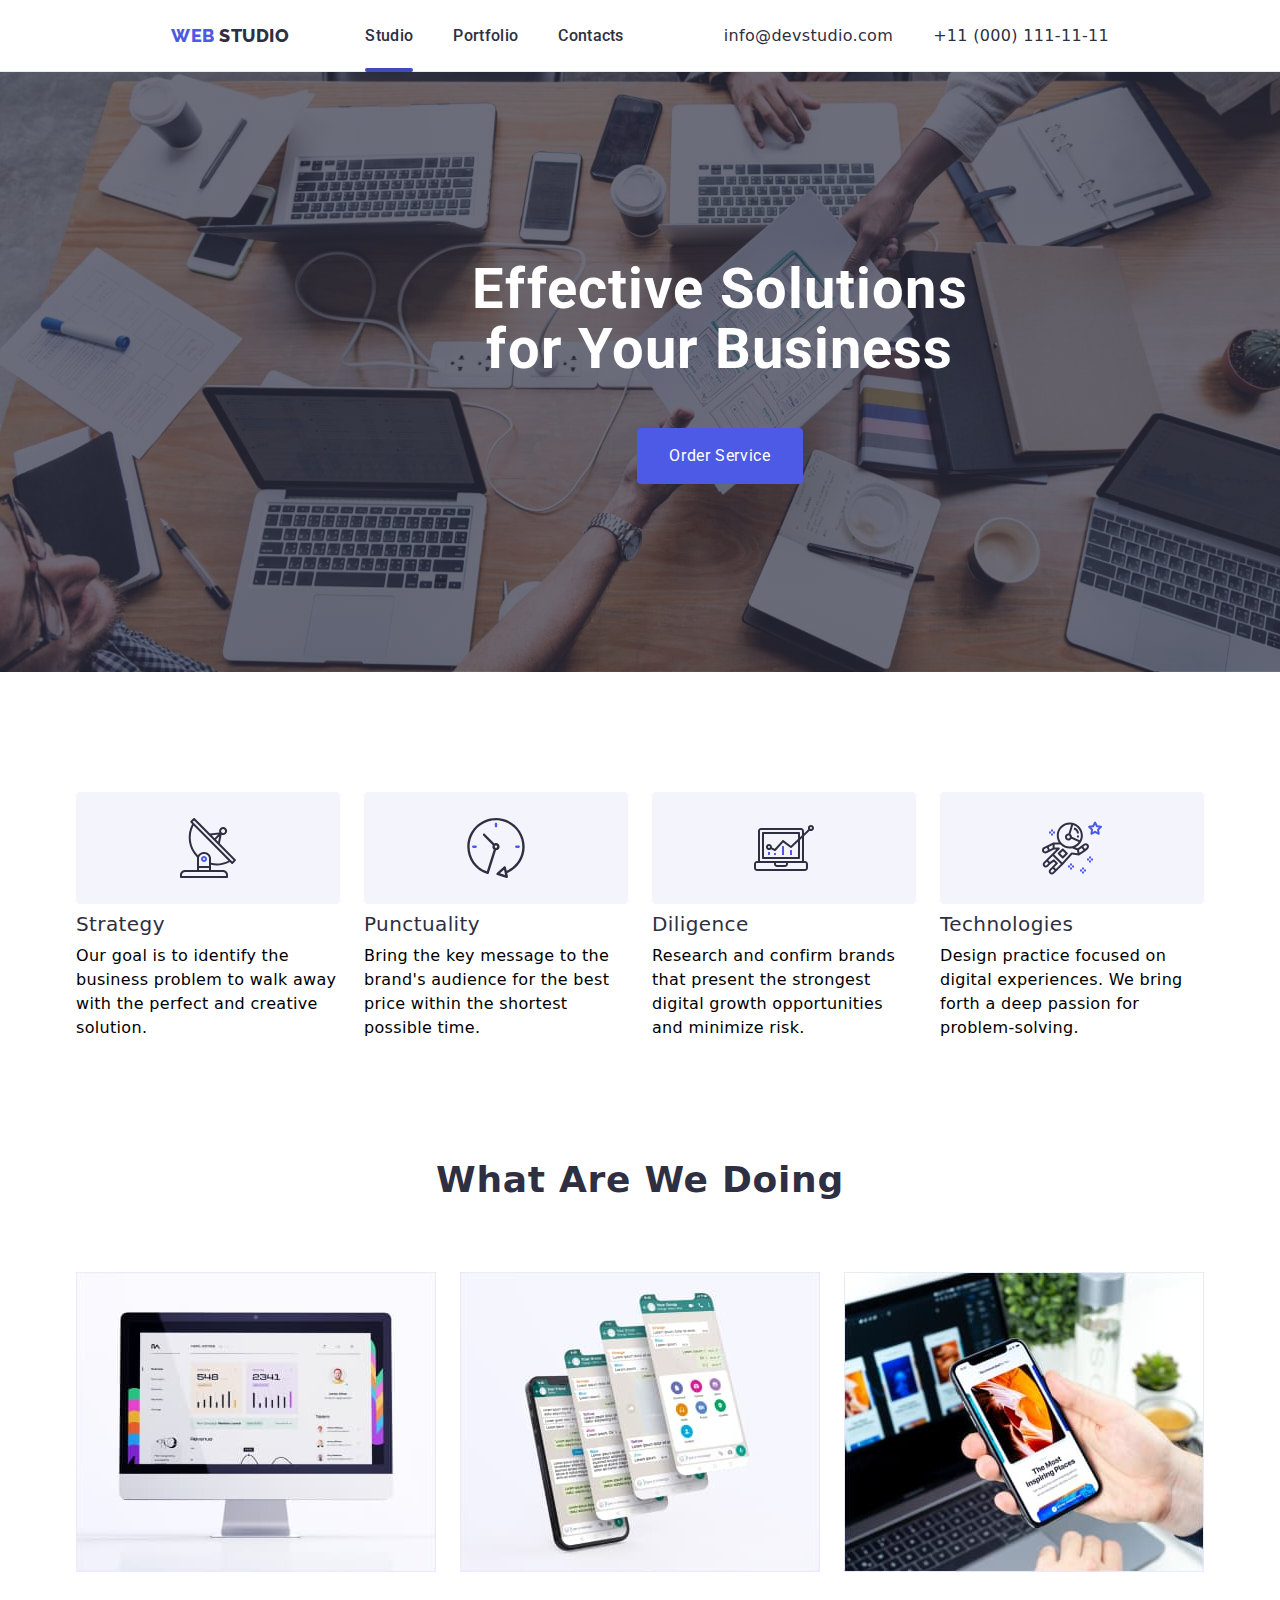
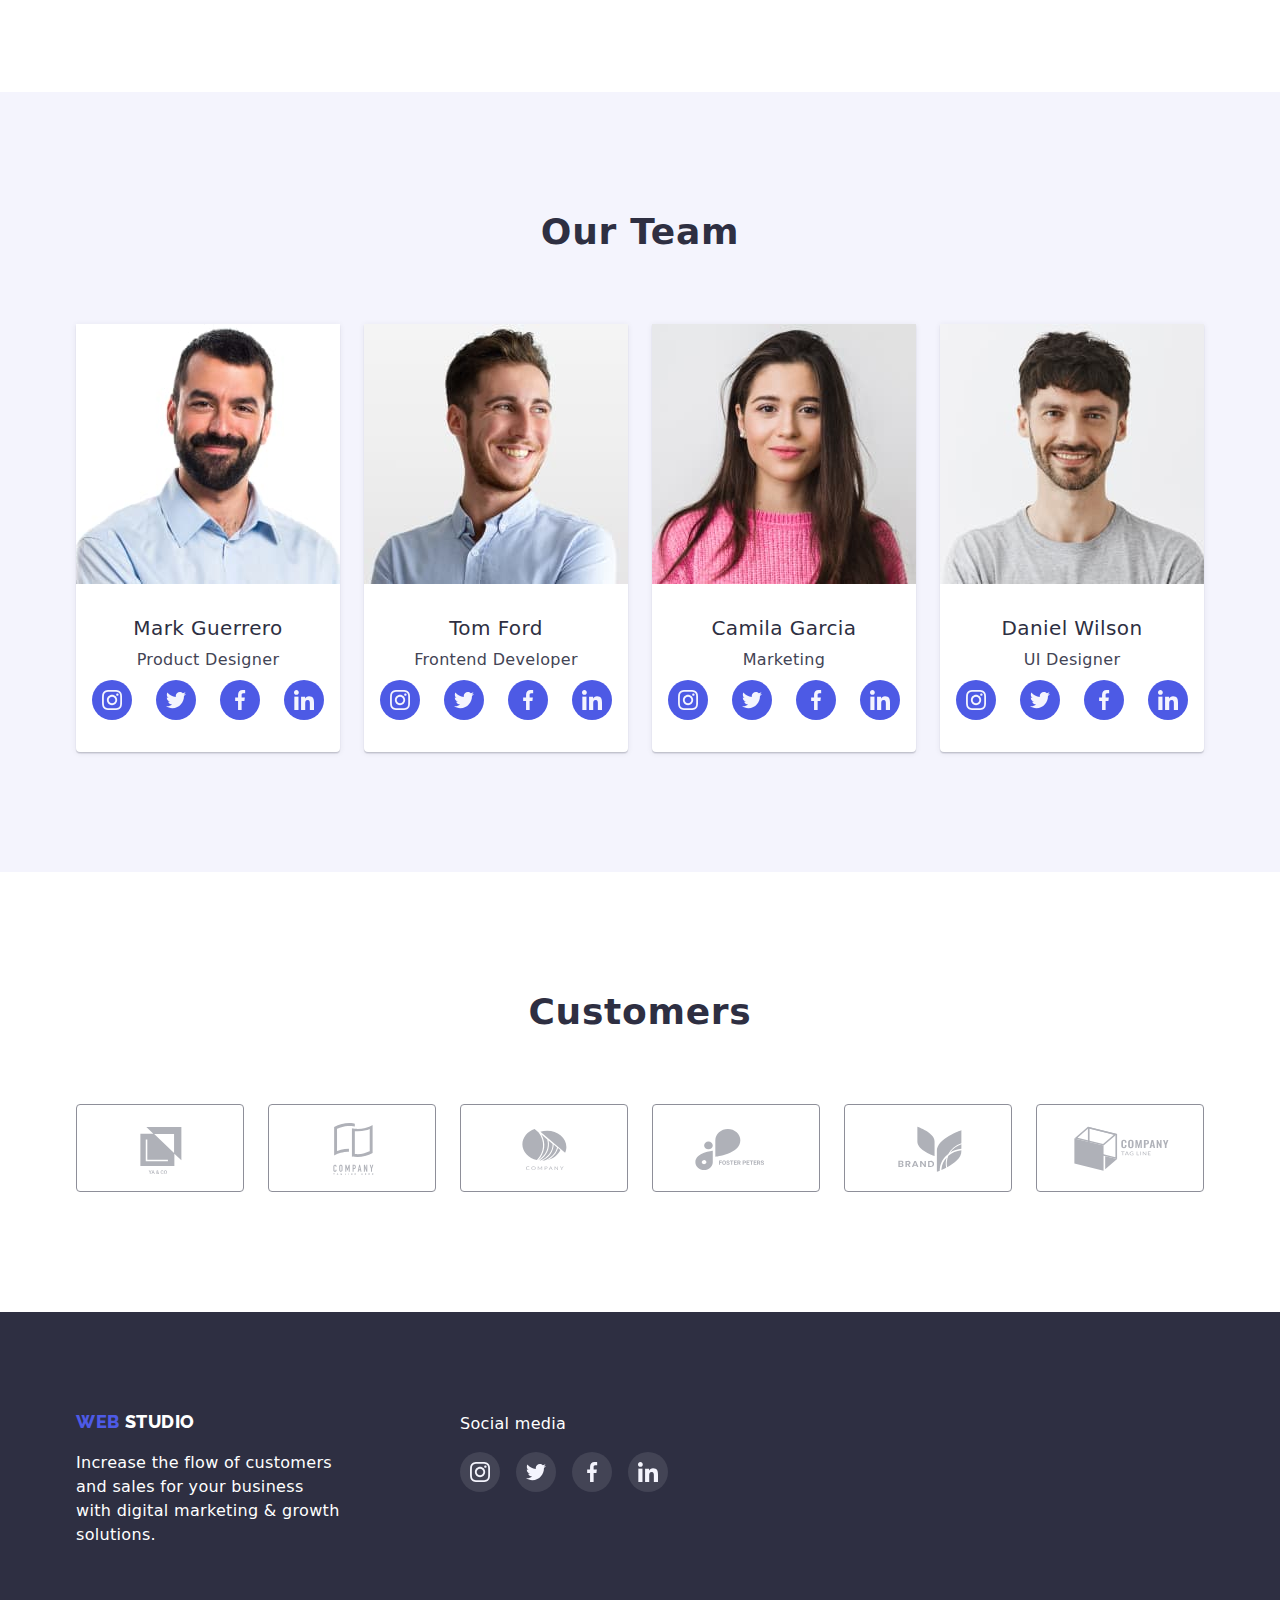
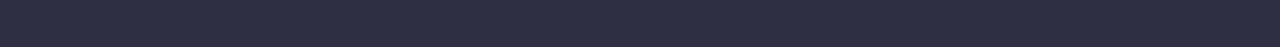
<file: index.html>
<!DOCTYPE html>
<html lang="en">
  <head>
    <meta charset="UTF-8" />
    <meta http-equiv="X-UA-Compatible" content="IE=edge" />
    <meta name="viewport" content="width=device-width, initial-scale=1.0" />
    <title>homework</title>
    <link rel="preconnect" href="https://fonts.googleapis.com" />
    <link rel="preconnect" href="https://fonts.gstatic.com" crossorigin />
    <link
      href="https://fonts.googleapis.com/css2?family=Raleway:wght@700&family=Roboto:wght@400;500;700;900&display=swap"
      rel="stylesheet"
    />
    <link
      rel="stylesheet"
      href="https://cdn.jsdelivr.net/npm/modern-normalize@1.1.0/modern-normalize.min.css"
    />
    <link rel="stylesheet" href="./css/styles.css" />
  </head>
  <body>
    <!-- header -->
    <header class="header">
      <div class="container page-header-container">
        <nav class="page-nav">
          <a class="logotype link web" href="./index.html"
            >WEB <span class="theme-light logo">STUDIO</span></a
          >

          <ul class="menu list">
            <li class="menu-item">
              <a class="menu-link link current" href="./index.html">Studio</a>
            </li>
            <li class="menu-item">
              <a class="menu-link link" href="./portfolio.html">Portfolio</a>
            </li>
            <li class="menu-item">
              <a class="menu-link link" href="">Contacts</a>
            </li>
          </ul>
        </nav>
        <address>
          <ul class="list address">
            <li>
              <a class="contact-link link" href="mailto:info@devstudio.com"
                >info@devstudio.com</a
              >
            </li>
            <li>
              <a class="contact-link link" href="tel:+110001111111"
                >+11 (000) 111-11-11</a
              >
            </li>
          </ul>
        </address>
      </div>
    </header>
    <!-- main content -->
    <main>
      <!-- Hero -->
      <section class="hero">
        <div class="container hero-container">
          <h1 class="title-hero theme-dark">
            Effective Solutions for Your Business
          </h1>
          <button
            class="modal-btn button btn-hero"
            type="button"
            data-modal-open
          >
            Order Service
          </button>
        </div>
      </section>
      <!-- Section 1 -->
      <section class="section">
        <div class="container">
          <h2 hidden>advantages</h2>
          <ul class="list advantages-list">
            <li>
              <div class="advantage">
                <div class="element">
                  <svg class="advantages-list-icon" width="60" height="64">
                    <use href="./images/symbol-defs1.svg#icon-antenna"></use>
                  </svg>
                </div>
                <h3 class="title-h3 advantages-h3">Strategy</h3>
                <p class="text advantages-text">
                  Our goal is to identify the business problem to walk away with
                  the perfect and creative solution.
                </p>
              </div>
            </li>
            <li>
              <div class="advantage">
                <div class="element">
                  <svg class="advantages-list-icon" width="60" height="64">
                    <use href="./images/symbol-defs1.svg#icon-clock"></use>
                  </svg>
                </div>

                <h3 class="title-h3 advantages-h3">Punctuality</h3>
                <p class="text advantages-text">
                  Bring the key message to the brand's audience for the best
                  price within the shortest possible time.
                </p>
              </div>
            </li>
            <li>
              <div class="advantage">
                <div class="element">
                  <svg class="advantages-list-icon" width="60" height="64">
                    <use href="./images/symbol-defs1.svg#icon-diagram"></use>
                  </svg>
                </div>
                <h3 class="title-h3 advantages-h3">Diligence</h3>
                <p class="text advantages-text">
                  Research and confirm brands that present the strongest digital
                  growth opportunities and minimize risk.
                </p>
              </div>
            </li>
            <li>
              <div class="advantage">
                <div class="element">
                  <svg class="advantages-list-icon" width="60" height="64">
                    <use href="./images/symbol-defs1.svg#icon-astronaut"></use>
                  </svg>
                </div>
                <h3 class="title-h3 advantages-h3">Technologies</h3>
                <p class="text advantages-text">
                  Design practice focused on digital experiences. We bring forth
                  a deep passion for problem-solving.
                </p>
              </div>
            </li>
          </ul>
        </div>
      </section>
      <!-- Section 2 -->
      <section class="work">
        <div class="container">
          <h2 class="title-h2">What are we doing</h2>
          <ul class="list list-work">
            <li class="work-item">
              <img
                src="./images/rectangle71.jpg"
                alt="projects"
                width="360"
                height="300"
              />
            </li>
            <li class="work-item">
              <img
                src="./images/rectangle71(1).jpg"
                alt="projects"
                width="360"
                height="300"
              />
            </li>
            <li class="work-item">
              <img
                src="./images/rectangle71(2).jpg"
                alt="projects"
                width="360"
                height="300"
              />
            </li>
          </ul>
        </div>
      </section>
      <!-- Section 3 -->
      <section class="section team">
        <div class="container">
          <h2 class="title-h2">Our Team</h2>
          <ul class="list our-team-item">
            <li class="team-item">
              <img
                src="./images/img(2).jpg"
                alt="projects"
                class="team-img"
                width="264"
                height="260"
              />
              <div class="team-content">
                <h3 class="title-h3">Mark Guerrero</h3>
                <p class="text text-card">Product Designer</p>
                <ul class="list social-list">
                  <li class="social-list-item">
                    <a
                      class="social-link-list"
                      href=""
                      aria-label="link for instagram"
                      rel="noopener noreferer"
                      target="_blank"
                    >
                      <svg class="social-list-icon" width="20" height="20">
                        <use
                          href="./images/symbol-defs.svg#icon-instagram"
                        ></use>
                      </svg>
                    </a>
                  </li>
                  <li class="social-list-item">
                    <a
                      class="social-link-list"
                      href=""
                      aria-label="link for twitter"
                      rel="noopener noreferer"
                      target="_blank"
                    >
                      <svg class="social-list-icon" width="20" height="20">
                        <use href="./images/symbol-defs.svg#icon-twitter"></use>
                      </svg>
                    </a>
                  </li>
                  <li class="social-list-item">
                    <a
                      class="social-link-list"
                      href=""
                      aria-label="link for facebook"
                      rel="noopener noreferer"
                      target="_blank"
                    >
                      <svg class="social-list-icon" width="20" height="20">
                        <use
                          href="./images/symbol-defs.svg#icon-facebook"
                        ></use>
                      </svg>
                    </a>
                  </li>
                  <li class="social-list-item">
                    <a
                      class="social-link-list"
                      href=""
                      aria-label="link for linkedin"
                      rel="noopener noreferer"
                      target="_blank"
                    >
                      <svg class="social-list-icon" width="20" height="20">
                        <use
                          href="./images/symbol-defs.svg#icon-linkedin"
                        ></use>
                      </svg>
                    </a>
                  </li>
                </ul>
              </div>
            </li>
            <li class="team-item">
              <img
                src="./images/img(1).jpg"
                alt="projects"
                class="team-img"
                width="264"
                height="260"
              />
              <div class="team-content">
                <h3 class="title-h3">Tom Ford</h3>
                <p class="text text-card">Frontend Developer</p>
                <ul class="list social-list">
                  <li class="social-list-item">
                    <a
                      class="social-link-list"
                      href=""
                      aria-label="link for instagram"
                      rel="noopener noreferer"
                      target="_blank"
                    >
                      <svg class="social-list-icon" width="20" height="20">
                        <use
                          href="./images/symbol-defs.svg#icon-instagram"
                        ></use>
                      </svg>
                    </a>
                  </li>
                  <li class="social-list-item">
                    <a
                      class="social-link-list"
                      href=""
                      aria-label="link for twitter"
                      rel="noopener noreferer"
                      target="_blank"
                    >
                      <svg class="social-list-icon" width="20" height="20">
                        <use href="./images/symbol-defs.svg#icon-twitter"></use>
                      </svg>
                    </a>
                  </li>
                  <li class="social-list-item">
                    <a
                      class="social-link-list"
                      href=""
                      aria-label="link for facebook"
                      rel="noopener noreferer"
                      target="_blank"
                    >
                      <svg class="social-list-icon" width="20" height="20">
                        <use
                          href="./images/symbol-defs.svg#icon-facebook"
                        ></use>
                      </svg>
                    </a>
                  </li>
                  <li class="social-list-item">
                    <a
                      class="social-link-list"
                      href=""
                      aria-label="link for linkedin"
                      rel="noopener noreferer"
                      target="_blank"
                    >
                      <svg class="social-list-icon" width="20" height="20">
                        <use
                          href="./images/symbol-defs.svg#icon-linkedin"
                        ></use>
                      </svg>
                    </a>
                  </li>
                </ul>
              </div>
            </li>
            <li class="team-item">
              <img
                src="./images/img(3).jpg"
                alt="projects"
                class="team-img"
                width="264"
                height="260"
              />
              <div class="team-content">
                <h3 class="title-h3">Camila Garcia</h3>
                <p class="text text-card">Marketing</p>
                <ul class="list social-list">
                  <li class="social-list-item">
                    <a
                      class="social-link-list"
                      href=""
                      aria-label="link for instagram"
                      rel="noopener noreferer"
                      target="_blank"
                    >
                      <svg class="social-list-icon" width="20" height="20">
                        <use
                          href="./images/symbol-defs.svg#icon-instagram"
                        ></use>
                      </svg>
                    </a>
                  </li>
                  <li class="social-list-item">
                    <a
                      class="social-link-list"
                      href=""
                      aria-label="link for twitter"
                      rel="noopener noreferer"
                      target="_blank"
                    >
                      <svg class="social-list-icon" width="20" height="20">
                        <use href="./images/symbol-defs.svg#icon-twitter"></use>
                      </svg>
                    </a>
                  </li>
                  <li class="social-list-item">
                    <a
                      class="social-link-list"
                      href=""
                      aria-label="link for facebook"
                      rel="noopener noreferer"
                      target="_blank"
                    >
                      <svg class="social-list-icon" width="20" height="20">
                        <use
                          href="./images/symbol-defs.svg#icon-facebook"
                        ></use>
                      </svg>
                    </a>
                  </li>
                  <li class="social-list-item">
                    <a
                      class="social-link-list"
                      href=""
                      aria-label="link for linkedin"
                      rel="noopener noreferer"
                      target="_blank"
                    >
                      <svg class="social-list-icon" width="20" height="20">
                        <use
                          href="./images/symbol-defs.svg#icon-linkedin"
                        ></use>
                      </svg>
                    </a>
                  </li>
                </ul>
              </div>
            </li>
            <li class="team-item">
              <img
                src="./images/img(4).jpg"
                alt="projects"
                class="team-img"
                width="264"
                height="260"
              />
              <div class="team-content">
                <h3 class="title-h3">Daniel Wilson</h3>
                <p class="text text-card">UI Designer</p>
                <ul class="list social-list">
                  <li class="social-list-item">
                    <a
                      class="social-link-list"
                      href=""
                      aria-label="link for instagram"
                      rel="noopener noreferer"
                      target="_blank"
                    >
                      <svg class="social-list-icon" width="20" height="20">
                        <use
                          href="./images/symbol-defs.svg#icon-instagram"
                        ></use>
                      </svg>
                    </a>
                  </li>
                  <li class="social-list-item">
                    <a
                      class="social-link-list"
                      href=""
                      aria-label="link for twitter"
                      rel="noopener noreferer"
                      target="_blank"
                    >
                      <svg class="social-list-icon" width="20" height="20">
                        <use href="./images/symbol-defs.svg#icon-twitter"></use>
                      </svg>
                    </a>
                  </li>
                  <li class="social-list-item">
                    <a
                      class="social-link-list"
                      href=""
                      aria-label="link for facebook"
                      rel="noopener noreferer"
                      target="_blank"
                    >
                      <svg class="social-list-icon" width="20" height="20">
                        <use
                          href="./images/symbol-defs.svg#icon-facebook"
                        ></use>
                      </svg>
                    </a>
                  </li>
                  <li class="social-list-item">
                    <a
                      class="social-link-list"
                      href=""
                      aria-label="link for linkedin"
                      rel="noopener noreferer"
                      target="_blank"
                    >
                      <svg class="social-list-icon" width="20" height="20">
                        <use
                          href="./images/symbol-defs.svg#icon-linkedin"
                        ></use>
                      </svg>
                    </a>
                  </li>
                </ul>
              </div>
            </li>
          </ul>
        </div>
      </section>
      <!-- section 4 -->
      <section class="section customer">
        <div class="container customers-container">
          <h2 class="title-h2">Customers</h2>
          <ul class="list customers-item">
            <li class="our-customers">
              <a
                class="link-customers"
                href="#"
                aria-label="link for logo"
                rel="noopener noreferer"
                target="_blank"
              >
                <svg class="customers-icon" width="104" height="56">
                  <use href="./images/symbol-defs2.svg#icon-Logo1"></use>
                </svg>
              </a>
            </li>
            <li class="our-customers">
              <a
                class="link-customers link"
                href="#"
                aria-label="link for logo"
                rel="noopener noreferer"
                target="_blank"
              >
                <svg class="customers-icon" width="104" height="56">
                  <use href="./images/symbol-defs2.svg#icon-Logo2"></use>
                </svg>
              </a>
            </li>
            <li class="our-customers">
              <a
                class="link link-customers"
                href=""
                aria-label="link for logo"
                rel="noopener noreferer"
                target="_blank"
              >
                <svg class="customers-icon" width="104" height="56">
                  <use href="./images/symbol-defs2.svg#icon-Logo3"></use>
                </svg>
              </a>
            </li>
            <li class="our-customers">
              <a
                class="link link-customers"
                href=""
                aria-label="link for logo"
                rel="noopener noreferer"
                target="_blank"
              >
                <svg class="customers-icon" width="104" height="56">
                  <use href="./images/symbol-defs2.svg#icon-Logo4"></use>
                </svg>
              </a>
            </li>
            <li class="our-customers">
              <a
                class="link link-customers"
                href=""
                aria-label="link for logo"
                rel="noopener noreferer"
                target="_blank"
              >
                <svg class="customers-icon" width="104" height="56">
                  <use href="./images/symbol-defs2.svg#icon-Logo5"></use>
                </svg>
              </a>
            </li>
            <li class="our-customers">
              <a
                class="link link-customers"
                href="#"
                aria-label="link for logo"
                rel="noopener noreferer"
                target="_blank"
              >
                <svg class="customers-icon" width="104" height="56">
                  <use href="./images/symbol-defs2.svg#icon-Logo6"></use>
                </svg>
              </a>
            </li>
          </ul>
        </div>
      </section>
    </main>
    <!-- footer -->
    <footer class="footer">
      <div class="container footer-container">
        <div class="text-inner">
          <a class="logotype link" href="./index.html">WEB</a>
          <a class="logotype theme-dark link" href="./index.html">STUDIO</a>
          <p class="text theme-dark footer-text">
            Increase the flow of customers and sales for your business with
            digital marketing & growth solutions.
          </p>
        </div>
        <div class="social-link-inner">
          <p class="text text-footer-link">Social media</p>
          <ul class="list social-list-footer">
            <li class="social-list-item-footer">
              <a
                class="link social-link-list-ftr"
                href=""
                aria-label="link for instagram"
                rel="noopener noreferer"
                target="_blank"
              >
                <svg class="social-list-icon" width="20" height="20">
                  <use href="./images/symbol-defs.svg#icon-instagram"></use>
                </svg>
              </a>
            </li>
            <li class="social-list-item-footer">
              <a
                class="social-link-list-ftr"
                href=""
                aria-label="link for twitter"
                rel="noopener noreferer"
                target="_blank"
              >
                <svg class="social-list-icon" width="20" height="20">
                  <use href="./images/symbol-defs.svg#icon-twitter"></use>
                </svg>
              </a>
            </li>
            <li class="social-list-item-footer">
              <a
                class="social-link-list-ftr"
                href=""
                aria-label="link for facebook"
                rel="noopener noreferer"
                target="_blank"
              >
                <svg class="social-list-icon" width="20" height="20">
                  <use href="./images/symbol-defs.svg#icon-facebook"></use>
                </svg>
              </a>
            </li>
            <li class="social-list-item-footer">
              <a
                class="social-link-list-ftr"
                href=""
                aria-label="link for linkedin"
                rel="noopener noreferer"
                target="_blank"
              >
                <svg class="social-list-icon" width="20" height="20">
                  <use href="./images/symbol-defs.svg#icon-linkedin"></use>
                </svg>
              </a>
            </li>
          </ul>
        </div>
      </div>
    </footer>

    <div class="backdrop is-hidden" data-modal>
      <div class="modal">
        <div class="modal-close-btn">
          <button data-modal-close class="modal-close" type="button">
            <svg class="close-btn" width="8" height="8">
              <use
                href="./images/symbol-defs3.svg#icon-close-black-18dp-2-1-1"
              ></use>
            </svg>
          </button>
        </div>
      </div>
    </div>

    <script src="./js/modal.js"></script>
  </body>
</html>
</file>
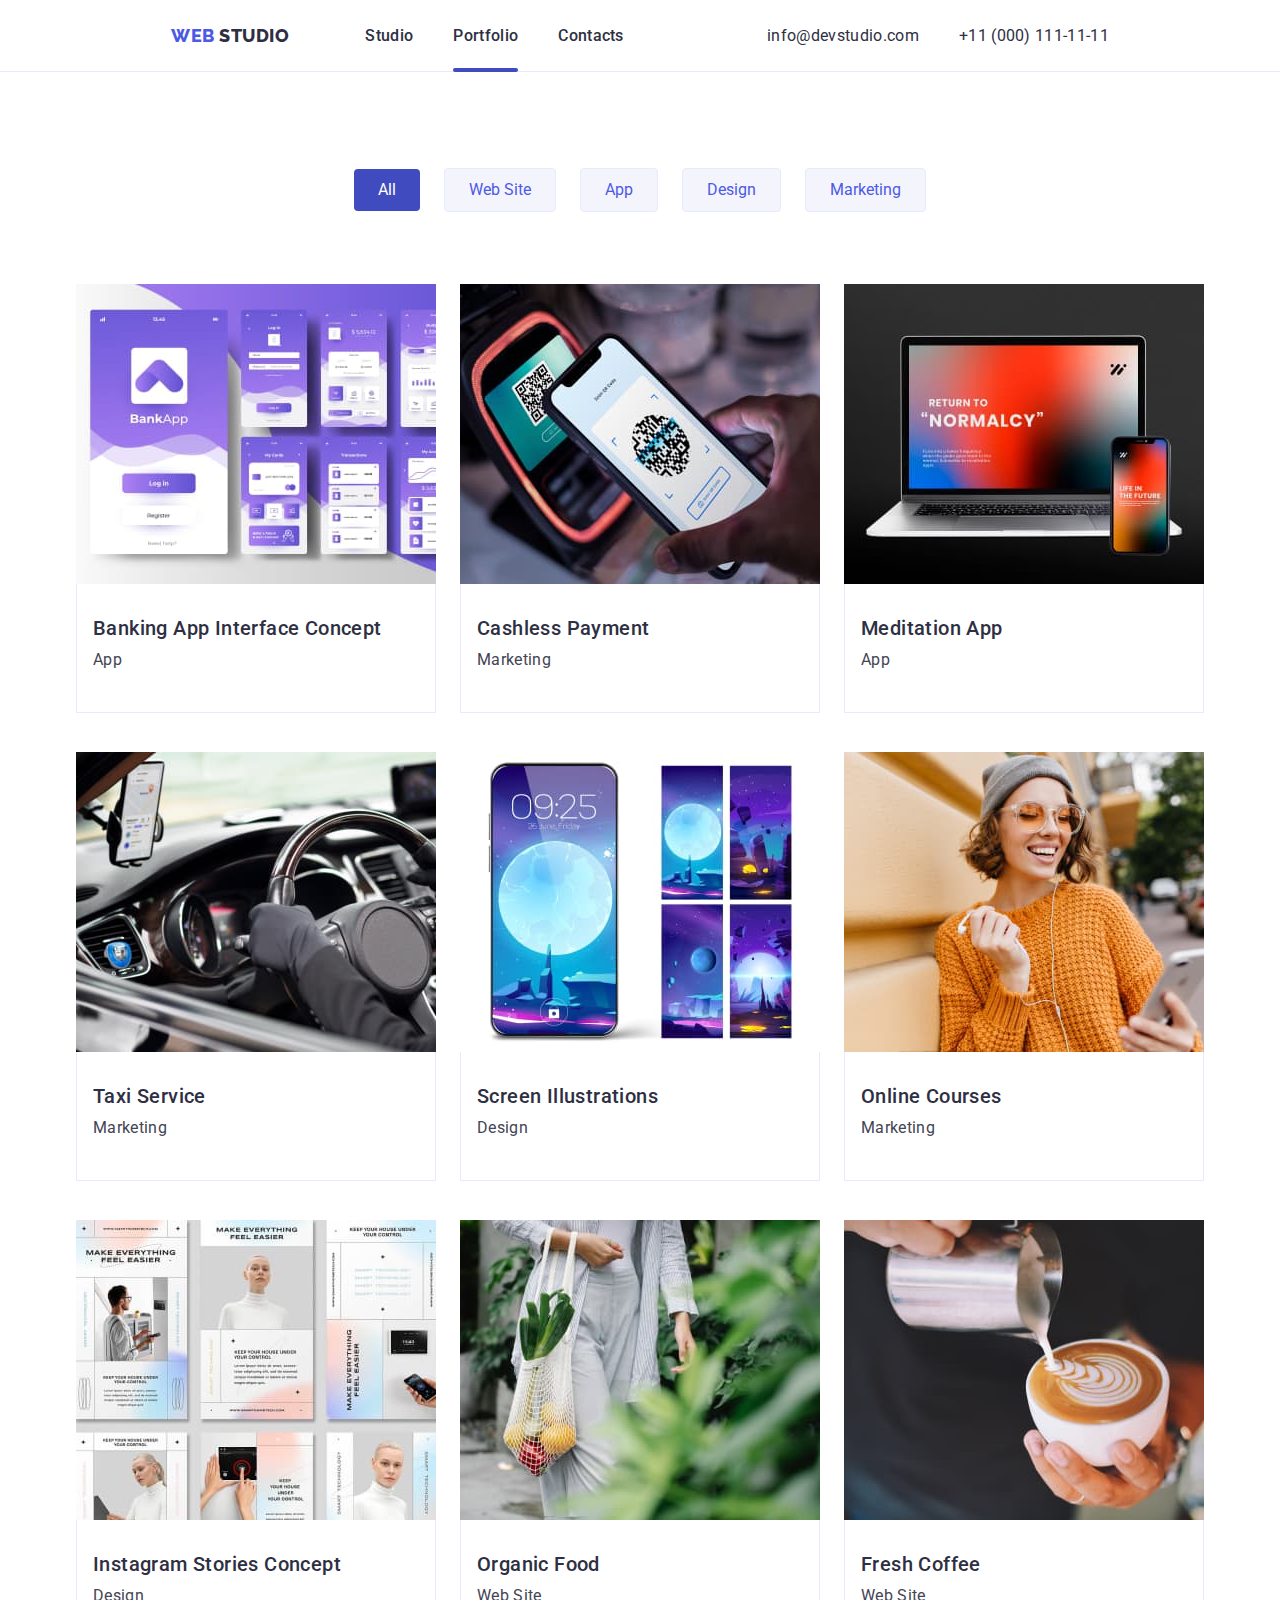
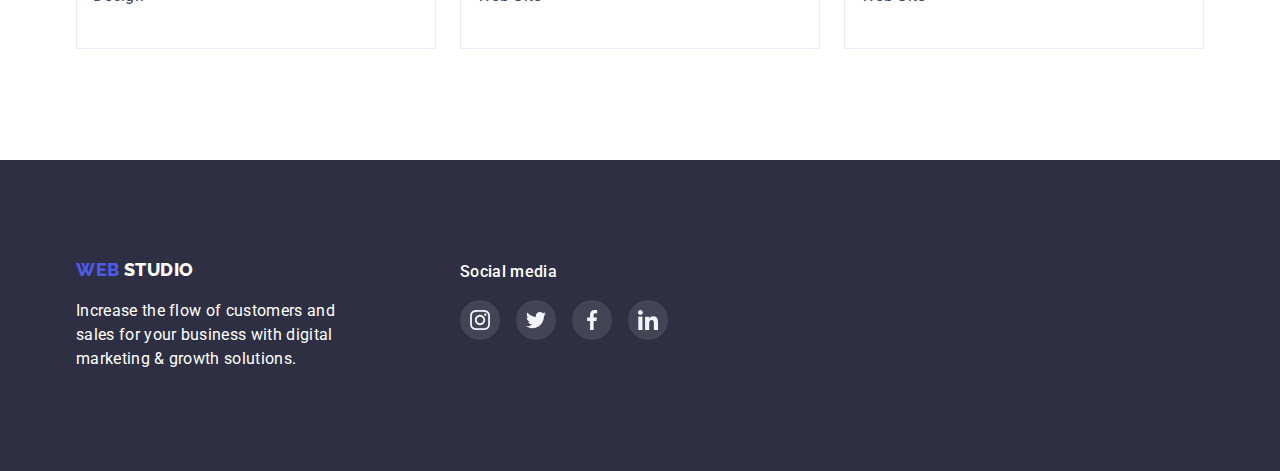
<file: portfolio.html>
<!DOCTYPE html>
<html lang="en">
  <head>
    <meta charset="UTF-8" />
    <meta http-equiv="X-UA-Compatible" content="IE=edge" />
    <meta name="viewport" content="width=device-width, initial-scale=1.0" />
    <title>portfolio</title>
    <link rel="preconnect" href="https://fonts.googleapis.com" />
    <link rel="preconnect" href="https://fonts.gstatic.com" crossorigin />
    <link
      href="https://fonts.googleapis.com/css2?family=Raleway:wght@700&family=Roboto:wght@400;500;700;900&display=swap"
      rel="stylesheet"
    />
    <link
      rel="stylesheet"
      href="https://cdn.jsdelivr.net/npm/modern-normalize@1.1.0/modern-normalize.min.css"
    />
    <link rel="stylesheet" href="./css/styles.css" />
  </head>
  <body class="body">
    <!-- header -->
    <header class="header">
      <div class="container page-header-container">
        <nav class="page-nav">
          <a class="logotype link web" href="./index.html"
            >WEB <span class="theme-light logo">STUDIO</span></a
          >
          <ul class="menu list">
            <li class="menu-item">
              <a class="menu-link link" href="./index.html">Studio</a>
            </li>
            <li class="menu-item">
              <a class="menu-link link current" href="./portfolio.html"
                >Portfolio</a
              >
            </li>
            <li class="menu-item">
              <a class="menu-link link" href="">Contacts</a>
            </li>
          </ul>
        </nav>
        <address>
          <ul class="list address">
            <li>
              <a class="contact-link link" href="mailto:info@devstudio.com"
                >info@devstudio.com</a
              >
            </li>
            <li>
              <a class="contact-link link" href="tel:+110001111111"
                >+11 (000) 111-11-11</a
              >
            </li>
          </ul>
        </address>
      </div>
    </header>
    <!-- main content -->
    <main>
      <div class="container">
        <h1 hidden>modal-btn</h1>
        <ul class="list portfolio-btn-list">
          <li>
            <button class="portfolio-btn button btn-all" type="button">
              All
            </button>
          </li>
          <li>
            <button class="portfolio-btn button btn-other" type="button">
              Web Site
            </button>
          </li>
          <li>
            <button class="portfolio-btn button btn-other" type="button">
              App
            </button>
          </li>
          <li>
            <button class="portfolio-btn button btn-other" type="button">
              Design
            </button>
          </li>
          <li>
            <button class="portfolio-btn button btn-other" type="button">
              Marketing
            </button>
          </li>
        </ul>
      </div>
      <!-- SET -->
      <div class="container">
        <h2 hidden>set</h2>
        <ul class="list card-set">
          <li class="card-item">
            <a
              class="link card-shadow-link"
              href="#"
              aria-label="link for card"
              rel="noopener noreferer"
              target="_blank"
            >
              <div class="overlay-card">
                <img
                  src="./images/img(5).jpg"
                  alt="projects"
                  width="360"
                  height="300"
                />
                <p class="overlay">
                  14 Stylish and User-Friendly App Design Concepts · Task
                  Manager App · Calorie Tracker App · Exotic Fruit Ecommerce App
                  · Cloud Storage App
                </p>
              </div>

              <div class="card-content">
                <h3 class="title-h3">Banking App Interface Concept</h3>
                <p class="text text-card">App</p>
              </div></a
            >
          </li>
          <li class="card-item">
            <a
              class="link card-shadow-link"
              href="#"
              aria-label="link for card"
              rel="noopener noreferer"
              target="_blank"
            >
              <div class="overlay-card">
                <img
                  src="./images/img(6).jpg"
                  alt="projects"
                  width="360"
                  height="300"
                />
                <p class="overlay">
                  14 Stylish and User-Friendly App Design Concepts · Task
                  Manager App · Calorie Tracker App · Exotic Fruit Ecommerce App
                  · Cloud Storage App
                </p>
              </div>

              <div class="card-content">
                <h3 class="title-h3">Cashless Payment</h3>
                <p class="text text-card">Marketing</p>
              </div></a
            >
          </li>
          <li class="card-item">
            <a
              class="link card-shadow-link"
              href="#"
              aria-label="link for card"
              rel="noopener noreferer"
              target="_blank"
            >
              <div class="overlay-card">
                <img
                  src="./images/img(7).jpg"
                  alt="projects"
                  width="360"
                  height="300"
                />
                <p class="overlay">
                  14 Stylish and User-Friendly App Design Concepts · Task
                  Manager App · Calorie Tracker App · Exotic Fruit Ecommerce App
                  · Cloud Storage App
                </p>
              </div>

              <div class="card-content">
                <h3 class="title-h3">Meditation App</h3>
                <p class="text text-card">App</p>
              </div></a
            >
          </li>

          <li class="card-item">
            <a
              class="link card-shadow-link"
              href="#"
              aria-label="link for card"
              rel="noopener noreferer"
              target="_blank"
            >
              <div class="overlay-card">
                <img
                  src="./images/img(15).jpg"
                  alt="projects"
                  width="360"
                  height="300"
                />
                <p class="overlay">
                  14 Stylish and User-Friendly App Design Concepts · Task
                  Manager App · Calorie Tracker App · Exotic Fruit Ecommerce App
                  · Cloud Storage App
                </p>
              </div>

              <div class="card-content">
                <h3 class="title-h3">Taxi Service</h3>
                <p class="text text-card">Marketing</p>
              </div></a
            >
          </li>
          <li class="card-item">
            <a
              class="link card-shadow-link"
              href="#"
              aria-label="link for card"
              rel="noopener noreferer"
              target="_blank"
            >
              <div class="overlay-card">
                <img
                  src="./images/img(8).jpg"
                  alt="projects"
                  width="360"
                  height="300"
                />
                <p class="overlay">
                  14 Stylish and User-Friendly App Design Concepts · Task
                  Manager App · Calorie Tracker App · Exotic Fruit Ecommerce App
                  · Cloud Storage App
                </p>
              </div>

              <div class="card-content">
                <h3 class="title-h3">Screen Illustrations</h3>
                <p class="text text-card">Design</p>
              </div></a
            >
          </li>
          <li class="card-item">
            <a
              class="link card-shadow-link"
              href="#"
              aria-label="link for card"
              rel="noopener noreferer"
              target="_blank"
            >
              <div class="overlay-card">
                <img
                  src="./images/img(10).jpg"
                  alt="projects"
                  width="360"
                  height="300"
                />
                <p class="overlay">
                  14 Stylish and User-Friendly App Design Concepts · Task
                  Manager App · Calorie Tracker App · Exotic Fruit Ecommerce App
                  · Cloud Storage App
                </p>
              </div>

              <div class="card-content">
                <h3 class="title-h3">Online Courses</h3>
                <p class="text text-card">Marketing</p>
              </div></a
            >
          </li>

          <li class="card-item">
            <a
              class="link card-shadow-link"
              href="#"
              aria-label="link for card"
              rel="noopener noreferer"
              target="_blank"
            >
              <div class="overlay-card">
                <img
                  src="./images/img(11).jpg"
                  alt="projects"
                  width="360"
                  height="300"
                />
                <p class="overlay">
                  14 Stylish and User-Friendly App Design Concepts · Task
                  Manager App · Calorie Tracker App · Exotic Fruit Ecommerce App
                  · Cloud Storage App
                </p>
              </div>

              <div class="card-content">
                <h3 class="title-h3">Instagram Stories Concept</h3>
                <p class="text text-card">Design</p>
              </div></a
            >
          </li>
          <li class="card-item">
            <a
              class="link card-shadow-link"
              href="#"
              aria-label="link for card"
              rel="noopener noreferer"
              target="_blank"
            >
              <div class="overlay-card">
                <img
                  src="./images/img(12).jpg"
                  alt="projects"
                  width="360"
                  height="300"
                />
                <p class="overlay">
                  14 Stylish and User-Friendly App Design Concepts · Task
                  Manager App · Calorie Tracker App · Exotic Fruit Ecommerce App
                  · Cloud Storage App
                </p>
              </div>

              <div class="card-content">
                <h3 class="title-h3">Organic Food</h3>
                <p class="text text-card">Web Site</p>
              </div></a
            >
          </li>
          <li class="card-item">
            <a
              class="link card-shadow-link"
              href="#"
              aria-label="link for card"
              rel="noopener noreferer"
              target="_blank"
            >
              <div class="overlay-card">
                <img
                  src="./images/img14.jpg"
                  alt="projects"
                  width="360"
                  height="300"
                />
                <p class="overlay">
                  14 Stylish and User-Friendly App Design Concepts · Task
                  Manager App · Calorie Tracker App · Exotic Fruit Ecommerce App
                  · Cloud Storage App
                </p>
              </div>
              <div class="card-content">
                <h3 class="title-h3">Fresh Coffee</h3>
                <p class="text text-card">Web Site</p>
              </div>
            </a>
          </li>
        </ul>
      </div>
    </main>
    <!-- footer -->
    <footer class="footer">
      <div class="container footer-container">
        <div class="text-inner">
          <a class="logotype link" href="./index.html">WEB</a>
          <a class="logotype theme-dark link" href="./index.html">STUDIO</a>
          <p class="text theme-dark footer-text">
            Increase the flow of customers and sales for your business with
            digital marketing & growth solutions.
          </p>
        </div>
        <div class="social-link-inner">
          <p class="text text-footer-link">Social media</p>
          <ul class="list social-list-footer">
            <li class="social-list-item-footer">
              <a
                class="link social-link-list-ftr"
                href=""
                aria-label="link for instagram"
                rel="noopener noreferer"
                target="_blank"
              >
                <svg class="social-list-icon" width="20" height="20">
                  <use href="./images/symbol-defs.svg#icon-instagram"></use>
                </svg>
              </a>
            </li>
            <li class="social-list-item-footer">
              <a
                class="social-link-list-ftr"
                href=""
                aria-label="link for twitter"
                rel="noopener noreferer"
                target="_blank"
              >
                <svg class="social-list-icon" width="20" height="20">
                  <use href="./images/symbol-defs.svg#icon-twitter"></use>
                </svg>
              </a>
            </li>
            <li class="social-list-item-footer">
              <a
                class="social-link-list-ftr"
                href=""
                aria-label="link for facebook"
                rel="noopener noreferer"
                target="_blank"
              >
                <svg class="social-list-icon" width="20" height="20">
                  <use href="./images/symbol-defs.svg#icon-facebook"></use>
                </svg>
              </a>
            </li>
            <li class="social-list-item-footer">
              <a
                href=""
                class="social-link-list-ftr"
                href=""
                aria-label="link for linkedin"
                rel="noopener noreferer"
                target="_blank"
              >
                <svg class="social-list-icon" width="20" height="20">
                  <use href="./images/symbol-defs.svg#icon-linkedin"></use>
                </svg>
              </a>
            </li>
          </ul>
        </div>
      </div>
    </footer>
  </body>
</html>
</file>
<file: css/styles.css>
:root {
  --primary-font: "Roboto", sans-serif;
  --secondary-font: "Raleway", sans-serif;
  --color-link: #404bbf;
  --primary-color-text: #434455;
  --secondary-color-text: #2e2f42;
  --theme-dark-color-text: #ffffff;
  --color-WEB-background-btn: #4d5ae5;
  --color-background-btn-other: #f4f4fd;
  --accent-background-btn-other: #e7e9fc;
  --accent-footer-social-link: #31d0aa;
  --color-border-customers: #8e8f99;
  --color-customer-logo: #afb1b8;
  --color-modal: #fcfcfc;
  --transition-time: 250ms cubic-bezier(0.4, 0, 0.2, 1);
}
*,
*::before,
*::after {
  box-sizing: border-box;
}
h1,
h2,
h3,
h4,
h5,
p {
  margin-top: 0px;
  margin-bottom: 0px;
}
ul {
  margin-top: 0px;
  margin-bottom: 0px;
  margin-left: 0px;
  padding-left: 0;
}
.list {
  list-style: none;
}

img {
  display: block;
  max-width: 100%;
}
.button {
  cursor: pointer;
}

.link {
  text-decoration: none;
  transition: color var(--transition-time);
}

.link:hover,
.link:focus {
  color: var(--color-link);
}
.logotype {
  font-family: var(--secondary-font);
  font-weight: 800;
  font-size: 18px;
  line-height: 1.16;
  letter-spacing: 0.03em;
  text-transform: uppercase;
  color: var(--color-WEB-background-btn);
}

.menu-link {
  font-family: var(--primary-font);
  font-style: medium;
  font-weight: 500;
  font-size: 16px;
  line-height: 1.5;
  letter-spacing: 0.02em;
  color: var(--secondary-color-text);
  margin-top: 24px;
}

.contact-link {
  font-style: normal;
  font-size: 16px;
  line-height: 1.5;
  letter-spacing: 0.02em;
  text-decoration: none;
  color: var(--secondary-color-text);
}
.theme-dark {
  color: var(--theme-dark-color-text);
}
.theme-light {
  color: var(--secondary-color-text);
}
.modal-btn {
  font-family: var(--primary-font);
  font-style: 500;
  font-size: 16px;
  line-height: 1.5;
  letter-spacing: 0.04em;
  color: var(--theme-dark-color-text);
  background: var(--color-WEB-background-btn);
  transition: color, background-color var(--transition-time);
}
.modal-btn:hover,
.modal-btn:focus {
  color: var(--theme-dark-color-text);
  background-color: var(--color-link);
}
.section {
  padding-top: 120px;
  padding-bottom: 120px;
}
.title-h3 {
  font-weight: 500;
  font-size: 20px;
  line-height: 1.2;
  letter-spacing: 0.02em;
  color: var(--secondary-color-text);
}
.text {
  font-size: 16px;
  line-height: 1.5;
  letter-spacing: 0.02em;
  margin-top: 8px;
}

.is-hidden {
  visibility: hidden;
  pointer-events: none;
  opacity: 0;
}
.container {
  max-width: 1158px;
  margin-left: auto;
  margin-right: auto;
  padding-left: 15px;
  padding-right: 15px;
}
/* BODY */
.body {
  font-family: var(--primary-font);
  color: var(--primary-color-text);
}
/* HEADER */
.header {
  height: 72px;
  padding: 24px 156px 24px 156px;
  border-bottom: 1px solid var(--accent-background-btn-other);
}

.page-header-container {
  display: flex;
  justify-content: space-between;
  align-items: center;
}
.page-nav {
  display: flex;
  align-items: center;
}
.menu {
  display: flex;
  align-items: center;
}
.address {
  display: flex;
  justify-content: end;
  gap: 40px;
  align-items: center;
  padding-bottom: 24px;
}
.web {
  padding-bottom: 24px;
}
.logo {
  margin-right: 76px;
}

.menu-item:not(:last-child) {
  margin-right: 40px;
}

.menu-item {
  position: relative;
  padding-bottom: 24px;
}

.current::after {
  display: block;
  position: absolute;
  content: "";
  width: 100%;
  height: 4px;
  border-radius: 2px;
  background-color: var(--color-link);
  bottom: 0;
  transition: background-color var(--transition-time);
}
.menu-link:hover::after,
.menu-link:focus::after {
  display: block;
  position: absolute;
  content: "";
  width: 100%;
  height: 4px;
  border-radius: 2px;
  background-color: var(--color-link);
  bottom: 0;
  transition: background-color var(--transition-time);
}
/* HERO */

.hero {
  width: 1440px;
  margin: auto;
  background: var(--secondary-color-text);
  padding: 188px 0;
  text-align: center;
  background-image: linear-gradient(
      0deg,
      rgba(46, 47, 66, 0.7),
      rgba(46, 47, 66, 0.7)
    ),
    url(../images/people-office.jpg);
  background-repeat: no-repeat;
  background-position: center;
  background-size: cover;
}

.title-hero {
  font-family: var(--primary-font);
  font-weight: 700;
  font-size: 56px;
  line-height: 1.07;
  letter-spacing: 0.02em;
  color: var(--theme-dark-color-text);
  max-width: 496px;
  margin-bottom: 48px;
  margin-left: auto;
  margin-right: auto;
}

.btn-hero {
  padding: 16px 32px 16px 32px;
  border: 1px;
  border-radius: 4px;
}
.title-h2 {
  font-weight: 700;
  font-size: 36px;
  line-height: 1.11;
  letter-spacing: 0.02em;
  text-transform: capitalize;
  color: var(--secondary-color-text);
  margin-bottom: 72px;
  margin-left: auto;
  margin-right: auto;
  text-align: center;
}

/* advantages */
.advantages-list {
  display: flex;
  justify-content: space-between;
  flex-wrap: wrap;
  text-align: left;
}
.advantages-text {
  width: 264px;
}
.advantages-text:not(:last-child) {
  margin-right: 24px;
}
.advantages-h3 {
  margin-top: 8px;
}

.element {
  width: 264px;
  height: 112px;
  background: var(--color-background-btn-other);
  border-radius: 4px;

  position: relative;
}
.advantages-list-icon {
  position: absolute;
  top: 50%;
  left: 50%;
  transform: translate(-50%, -50%);
}

/* WORK */
.work {
  padding-top: 0;
  padding-bottom: 120px;
}
.list-work {
  display: flex;
  justify-content: space-between;
  flex-wrap: nowrap;
}
.work-item:not(:last-child) {
  margin-right: 24px;
}

/* TEAM */
.team {
  margin: auto;
  background: var(--color-background-btn-other);
}
.our-team-item {
  align-items: center;
  justify-content: space-between;
  text-align: center;
  display: flex;
  flex-wrap: wrap;
}
.team-item {
  width: 264px;
  height: 428px;
  background: var(--theme-dark-color-text);
  box-shadow: 0px 1px 6px rgba(46, 47, 66, 0.08),
    0px 1px 1px rgba(46, 47, 66, 0.16), 0px 2px 1px rgba(46, 47, 66, 0.08);
  border-radius: 0px 0px 4px 4px;
}
.team-content {
  margin-top: 32px;
  margin-bottom: 32px;
}
.text-card {
  margin-bottom: 8px;
}
.social-list {
  display: flex;
  justify-content: center;
  gap: 24px;
}
.social-list-item {
  height: 40px;
  width: 40px;
}

.social-link-list {
  width: 100%;
  height: 100%;
  border-radius: 50%;
  color: var(--color-background-btn-other) #f4f4fd;
  background-color: var(--color-WEB-background-btn);
  display: flex;
  align-items: center;
  justify-content: center;
  transition: background-color var(--transition-time);
}

.social-link-list:hover,
.social-link-list:focus {
  background-color: var(--color-link);
}

/* CUSTOMERS */
.customers-item {
  display: flex;
  gap: 24px;
  flex-wrap: nowrap;
}
.our-customers {
  width: 168px;
  height: 88px;
}
.link-customers {
  display: flex;
  width: 100%;
  height: 100%;
  border: 1px solid var(--color-border-customers);
  border-radius: 4px;
  justify-content: center;
  align-items: center;
  transition: border-color var(--transition-time);
}
.customers-icon {
  fill: var(--color-customer-logo);
  transition: fill var(--transition-time);
}
.link-customers:hover,
.link-customers:focus {
  border-color: var(--color-link);
}
.link-customers:hover .customers-icon,
.link-customers:focus .customers-icon {
  fill: var(--color-link);
}
/* FOOTER */
.footer {
  margin: auto;
  padding-top: 100px;
  padding-bottom: 100px;
  background: var(--secondary-color-text);
}
.footer-container {
  display: flex;
  gap: 120px;
}
.footer-text {
  max-width: 264px;
  margin-top: 18px;
  margin-bottom: 0;
  text-align: left;
}
.text-footer-link {
  margin-top: 0;
  margin-bottom: 16px;
  font-weight: 500;
  font-size: 16px;
  line-height: 1.5;
  letter-spacing: 0.02em;

  color: var(--theme-dark-color-text);
}
.social-link-inner {
  max-width: 208px;
  height: 80px;
  justify-content: left;
}

.social-list-footer {
  display: flex;
  gap: 16px;
  flex-wrap: nowrap;
}
.social-list-item-footer {
  width: 40px;
  height: 40px;
  color: var(--color-background-btn-other);
}

.social-link-list-ftr {
  display: flex;
  width: 100%;
  height: 100%;
  border-radius: 50%;
  background-color: var(--primary-color-text);
  align-items: center;
  justify-content: center;
  transition: background-color var(--transition-time);
}

.social-link-list-ftr:hover,
.social-link-list-ftr:focus {
  background-color: var(--accent-footer-social-link);
}
/* PORTFOLIO */
.portfolio-btn {
  color: var(--color-WEB-background-btn);
  background: var(--color-background-btn-other);
  padding: 12px 24px 12px 24px;
  border: 1px;
  border-radius: 4px;
  transition: background-color var(--transition-time);
}

.portfolio-btn:hover,
.portfolio-btn:focus {
  background-color: var(--accent-background-btn-other);
}
.portfolio-btn-list {
  display: flex;
  justify-content: center;
  gap: 24px;
  align-items: center;
  padding-bottom: 72px;
  padding-top: 96px;
}

.btn-all {
  color: var(--theme-dark-color-text);
  background: var(--color-link);
  transition: box-shadow, background-color var(--transition-time);
}
.btn-all:hover,
.btn-all:focus {
  box-shadow: 0px 1px 6px rgba(46, 47, 66, 0.08),
    0px 1px 1px rgba(46, 47, 66, 0.16), 0px 2px 1px rgba(46, 47, 66, 0.08);
  background-color: var(--color-WEB-background-btn);
}
.btn-other {
  border: 1px solid var(--accent-background-btn-other);
  transition: box-shadow var(--transition-time);
}
.btn-other:hover,
.btn-other:focus {
  box-shadow: 0px 1px 6px rgba(46, 47, 66, 0.08),
    0px 1px 1px rgba(46, 47, 66, 0.16), 0px 2px 1px rgba(46, 47, 66, 0.08);
}

.card-set {
  margin: 0;
  padding: 0 0 120px;
  display: flex;
  flex-wrap: wrap;
  flex-basis: calc((100% - 24px) / 3);
  margin-top: -48px;
  margin-left: -24px;
}
.card-set > .card-item {
  display: block;
  margin-top: 48px;
  margin-left: 24px;
  width: 360px;
  height: 420px;
}
.card-content {
  padding: 32px 0 32px 16px;
  text-align: left;
  border: 1px solid var(--accent-background-btn-other);
  border-top: none;
}
.card-shadow-link {
  text-decoration: none;
  display: block;
  transition: box-shadow var(--transition-time);
}
.text-card {
  color: var(--primary-color-text);
}
.overlay-card {
  position: relative;
  overflow: hidden;
}
.overlay {
  position: absolute;
  top: 0;
  left: 0;
  font-size: 16px;
  line-height: 1.5;
  letter-spacing: 0.02em;
  color: var(--color-background-btn-other);
  background: var(--color-WEB-background-btn);
  width: 100%;
  height: 100%;
  padding-top: 40px;
  padding-right: 32px;
  padding-bottom: 164px;
  padding-left: 32px;
  transform: translateY(101%);
  transition: transform var(--transition-time);
}
.card-shadow-link:hover .overlay,
.card-shadow-link:focus .overlay {
  transform: translateY(0%);
}
.card-item:hover .card-shadow-link,
.card-item:focus .card-shadow-link {
  box-shadow: 0px 1px 6px rgba(46, 47, 66, 0.08),
    0px 1px 1px rgba(46, 47, 66, 0.16), 0px 2px 1px rgba(46, 47, 66, 0.08);
}

/* modal windou */
.backdrop {
  width: 100vw;
  height: 100vh;
  background-color: rgba(46, 47, 66, 0.4);
  position: fixed;
  left: 0;
  top: 0;
  z-index: 100%;
  transition: opacity var(--transition-time), visibility var(--transition-time);
}
.modal {
  max-width: 100%;
  width: 408px;
  height: 576px;
  left: 516px;
  top: 88px;
  background-color: var(--color-modal);
  box-shadow: 0px 1px 1px rgba(0, 0, 0, 0.14), 0px 1px 3px rgba(0, 0, 0, 0.12),
    0px 2px 1px rgba(0, 0, 0, 0.2);
  border-radius: 4px;
  position: absolute;
  top: 50%;
  left: 50%;
  transform: translate(-50%, -50%);
}
.modal-close {
  position: absolute;
  top: 24px;
  right: 24px;
  width: 24px;
  height: 24px;
  border-radius: 50%;
  background: var(--accent-background-btn-other);
  border: 1px solid rgba(0, 0, 0, 0.1);
  display: flex;
  align-items: center;
  justify-content: center;
  transition: background var(--transition-time);
}
.modal-close:hover,
.modal-close:focus {
  background: var(--color-link);
  cursor: pointer;
}
.clouse-btn {
  fill: var(--secondary-color-text);
  transition: fill var(--transition-time);
}
.modal-close:hover .close-btn,
.modal-close:focus .close-btn {
  fill: var(--theme-dark-color-text);
}
</file>
